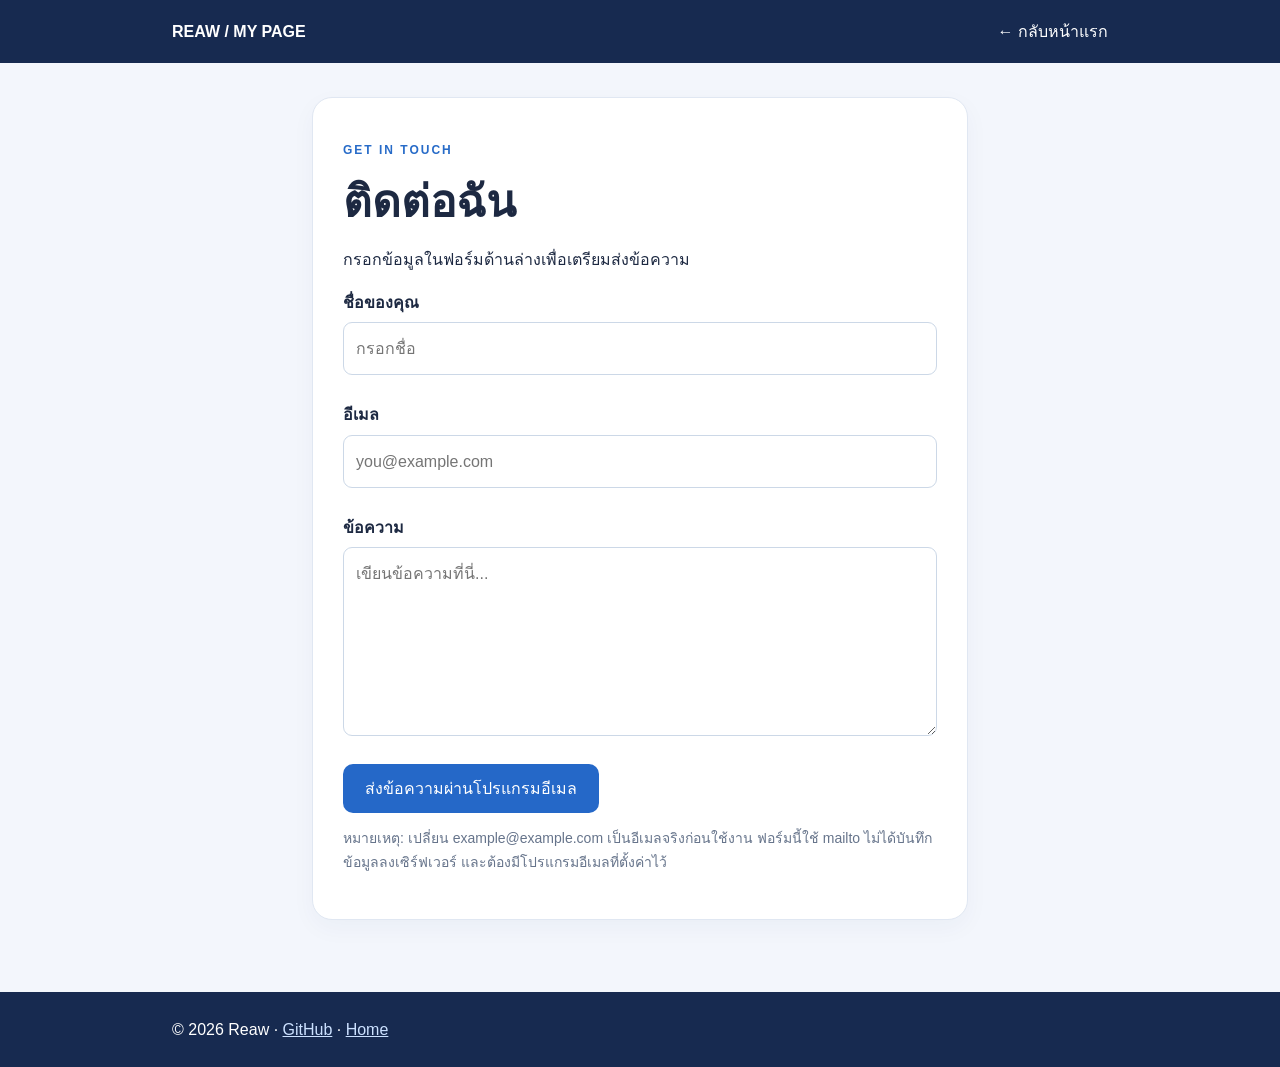
<file: contact.html>
<!DOCTYPE html>
<html lang="th"><head><meta charset="UTF-8"><meta name="viewport" content="width=device-width, initial-scale=1"><title>Contact | เรียว</title><link rel="stylesheet" href="styles.css"></head><body>
<header class="site-header"><div class="wrap nav"><strong>REAW / MY PAGE</strong><a class="nav-link" href="index.html">← กลับหน้าแรก</a></div></header>
<main class="wrap contact-page"><section class="card"><p class="eyebrow">GET IN TOUCH</p><h1>ติดต่อฉัน</h1><p>กรอกข้อมูลในฟอร์มด้านล่างเพื่อเตรียมส่งข้อความ</p>
<form action="mailto:example@example.com" method="post" enctype="text/plain"><label for="name">ชื่อของคุณ</label><input id="name" name="name" type="text" placeholder="กรอกชื่อ" required><label for="email">อีเมล</label><input id="email" name="email" type="email" placeholder="you@example.com" required><label for="message">ข้อความ</label><textarea id="message" name="message" rows="6" placeholder="เขียนข้อความที่นี่..." required></textarea><button class="button" type="submit">ส่งข้อความผ่านโปรแกรมอีเมล</button></form>
<p class="muted">หมายเหตุ: เปลี่ยน example@example.com เป็นอีเมลจริงก่อนใช้งาน ฟอร์มนี้ใช้ mailto ไม่ได้บันทึกข้อมูลลงเซิร์ฟเวอร์ และต้องมีโปรแกรมอีเมลที่ตั้งค่าไว้</p></section></main>
<footer><div class="wrap">© 2026 Reaw · <a href="https://github.com/Reawgikung">GitHub</a> · <a href="index.html">Home</a></div></footer></body></html>
</file>
<file: styles.css>
*{box-sizing:border-box}body{margin:0;background:#f3f6fc;color:#1d2942;font-family:Tahoma,Arial,sans-serif;line-height:1.7}.wrap{max-width:980px;margin:auto;padding:0 22px}.site-header{background:#172a50;color:white}.nav{display:flex;justify-content:space-between;align-items:center;padding-top:18px;padding-bottom:18px}.nav-link{color:#fff;text-decoration:none}main{padding-top:34px!important;padding-bottom:48px!important}.card{background:#fff;border:1px solid #e0e7f2;border-radius:20px;padding:30px;margin-bottom:24px;box-shadow:0 8px 24px #1a37600a}.hero{background:linear-gradient(130deg,#fff,#e8f1ff)}h1{font-size:clamp(28px,4vw,44px);line-height:1.3;margin:8px 0}h1 span{color:#2668c7}h2{color:#18345e;margin-top:0}.eyebrow{color:#276bc8;font-weight:bold;font-size:12px;letter-spacing:2px}.profile-table{width:100%;margin:25px 0;border-collapse:collapse}.profile-table td{vertical-align:middle}.photo-cell{width:205px;padding-right:32px}.avatar{width:170px;height:170px;border-radius:50%;object-fit:cover;border:6px solid white;box-shadow:0 8px 20px #1937602a}.button{display:inline-block;border:0;border-radius:10px;padding:12px 22px;background:#2568c8;color:white;text-decoration:none;font-size:16px;cursor:pointer}.button:hover{background:#174e9b}.grid{display:grid;grid-template-columns:1fr 1fr;gap:24px}.skills{width:100%;border-collapse:collapse}.skills th,.skills td{border:1px solid #dce5f1;padding:12px;text-align:left}.skills th{background:#e8f0fc}.skills td:nth-child(even){color:#d39219}.muted{color:#66748b;font-size:14px}.contact-page{max-width:700px}label{display:block;margin-top:16px;font-weight:bold}input,textarea{width:100%;border:1px solid #ccd8e7;border-radius:9px;padding:12px;font:inherit;margin:6px 0 10px}form .button{margin-top:10px}footer{background:#172a50;color:white;padding:24px 0}footer a{color:#cce1ff}@media(max-width:640px){.grid{grid-template-columns:1fr}.profile-table td{display:block}.photo-cell{padding-right:0}.card{padding:20px}.skills th,.skills td{padding:7px;font-size:13px}}
</file>
